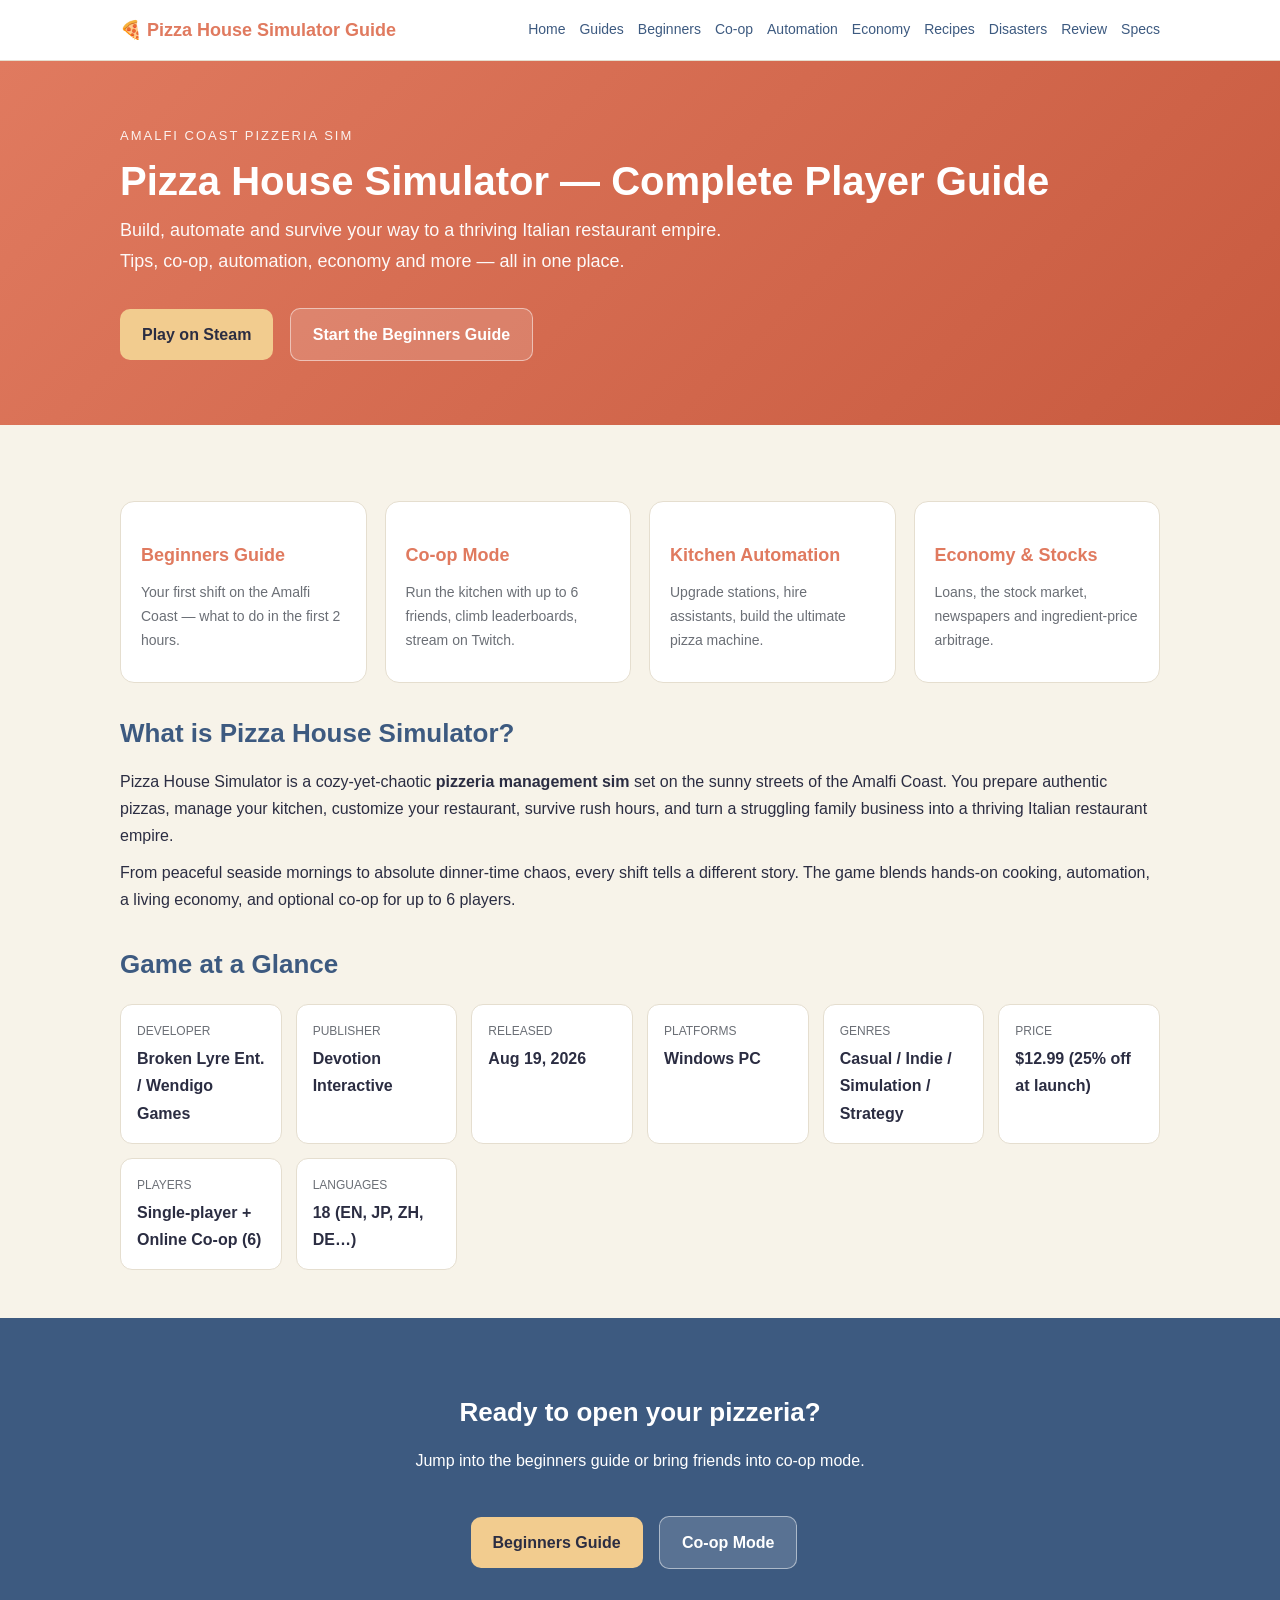
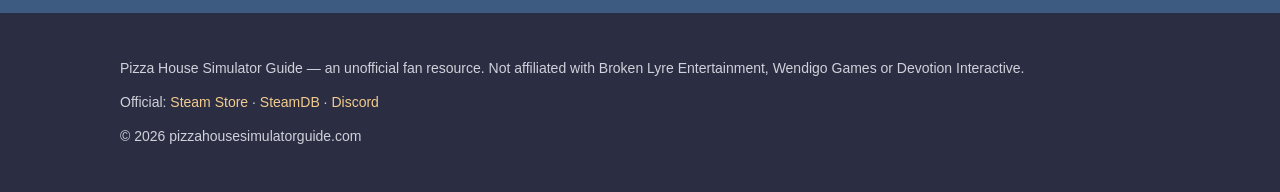
<file: index.html>
<!DOCTYPE html>
<html lang="en">
<head>
<meta charset="utf-8"><meta name="viewport" content="width=device-width,initial-scale=1">
<title>Pizza House Simulator Guide — Tips, Co-op, Automation & Economy</title>
<meta name="description" content="The complete Pizza House Simulator guide: gameplay tips, co-op mode, kitchen automation, economy & stock market, recipes and disaster survival for new and returning players.">
<script async src="https://www.googletagmanager.com/gtag/js?id=G-11DPMGT2W6"></script>
<script>window.dataLayer=window.dataLayer||[];function gtag(){dataLayer.push(arguments);}gtag('js',new Date());gtag('config','G-11DPMGT2W6');</script>
<meta name="google-site-verification" content="96i7qJ_qSNmMyuoSlYGnfmcRGVTedLp89aol-SFP_io" />
<link rel="stylesheet" href="assets/style.css"></head>
<body>
<header class="nav"><div class="wrap">
  <div class="brand">🍕 Pizza House Simulator Guide</div>
  <nav><a href="index.html">Home</a><a href="guides.html">Guides</a><a href="guide-getting-started.html">Beginners</a><a href="guide-coop.html">Co-op</a><a href="guide-automation.html">Automation</a><a href="guide-economy.html">Economy</a><a href="guide-recipes.html">Recipes</a><a href="guide-disasters.html">Disasters</a><a href="review.html">Review</a><a href="system-requirements.html">Specs</a></nav>
</div></header>
<section class="hero"><div class="wrap">
  <div class="eyebrow">Amalfi Coast Pizzeria Sim</div>
  <h1>Pizza House Simulator — Complete Player Guide</h1>
  <p>Build, automate and survive your way to a thriving Italian restaurant empire. Tips, co-op, automation, economy and more — all in one place.</p>
  <a class="cta" href="https://store.steampowered.com/app/4132330/">Play on Steam</a>
  <a class="cta alt" href="guide-getting-started.html">Start the Beginners Guide</a>
</div></section>
<section><div class="wrap">
<div class="cards"><a class="card" href="guide-getting-started.html"><h3>Beginners Guide</h3><p>Your first shift on the Amalfi Coast — what to do in the first 2 hours.</p></a><a class="card" href="guide-coop.html"><h3>Co-op Mode</h3><p>Run the kitchen with up to 6 friends, climb leaderboards, stream on Twitch.</p></a><a class="card" href="guide-automation.html"><h3>Kitchen Automation</h3><p>Upgrade stations, hire assistants, build the ultimate pizza machine.</p></a><a class="card" href="guide-economy.html"><h3>Economy & Stocks</h3><p>Loans, the stock market, newspapers and ingredient-price arbitrage.</p></a></div>
<h2>What is Pizza House Simulator?</h2><p>Pizza House Simulator is a cozy-yet-chaotic <b>pizzeria management sim</b> set on the sunny streets of the Amalfi Coast. You prepare authentic pizzas, manage your kitchen, customize your restaurant, survive rush hours, and turn a struggling family business into a thriving Italian restaurant empire.</p><p>From peaceful seaside mornings to absolute dinner-time chaos, every shift tells a different story. The game blends hands-on cooking, automation, a living economy, and optional co-op for up to 6 players.</p><h2>Game at a Glance</h2><div class="stats"><div class="stat"><div class="k">Developer</div><div class="v">Broken Lyre Ent. / Wendigo Games</div></div><div class="stat"><div class="k">Publisher</div><div class="v">Devotion Interactive</div></div><div class="stat"><div class="k">Released</div><div class="v">Aug 19, 2026</div></div><div class="stat"><div class="k">Platforms</div><div class="v">Windows PC</div></div><div class="stat"><div class="k">Genres</div><div class="v">Casual / Indie / Simulation / Strategy</div></div><div class="stat"><div class="k">Price</div><div class="v">$12.99 (25% off at launch)</div></div><div class="stat"><div class="k">Players</div><div class="v">Single-player + Online Co-op (6)</div></div><div class="stat"><div class="k">Languages</div><div class="v">18 (EN, JP, ZH, DE…)</div></div></div>
</div></section>
<section class="finalcta"><div class="wrap">
  <h2>Ready to open your pizzeria?</h2>
  <p style="margin:12px 0 20px">Jump into the beginners guide or bring friends into co-op mode.</p>
  <a class="cta" href="guide-getting-started.html">Beginners Guide</a>
  <a class="cta alt" href="guide-coop.html">Co-op Mode</a>
</div></section>
<footer><div class="wrap">
  <p>Pizza House Simulator Guide — an unofficial fan resource. Not affiliated with Broken Lyre Entertainment, Wendigo Games or Devotion Interactive.</p>
  <p>Official: <a href="https://store.steampowered.com/app/4132330/">Steam Store</a> · <a href="https://steamdb.info/app/4132330/">SteamDB</a> · <a href="#">Discord</a></p>
  <p>© 2026 pizzahousesimulatorguide.com</p>
</div></footer>
</body></html>
</file>
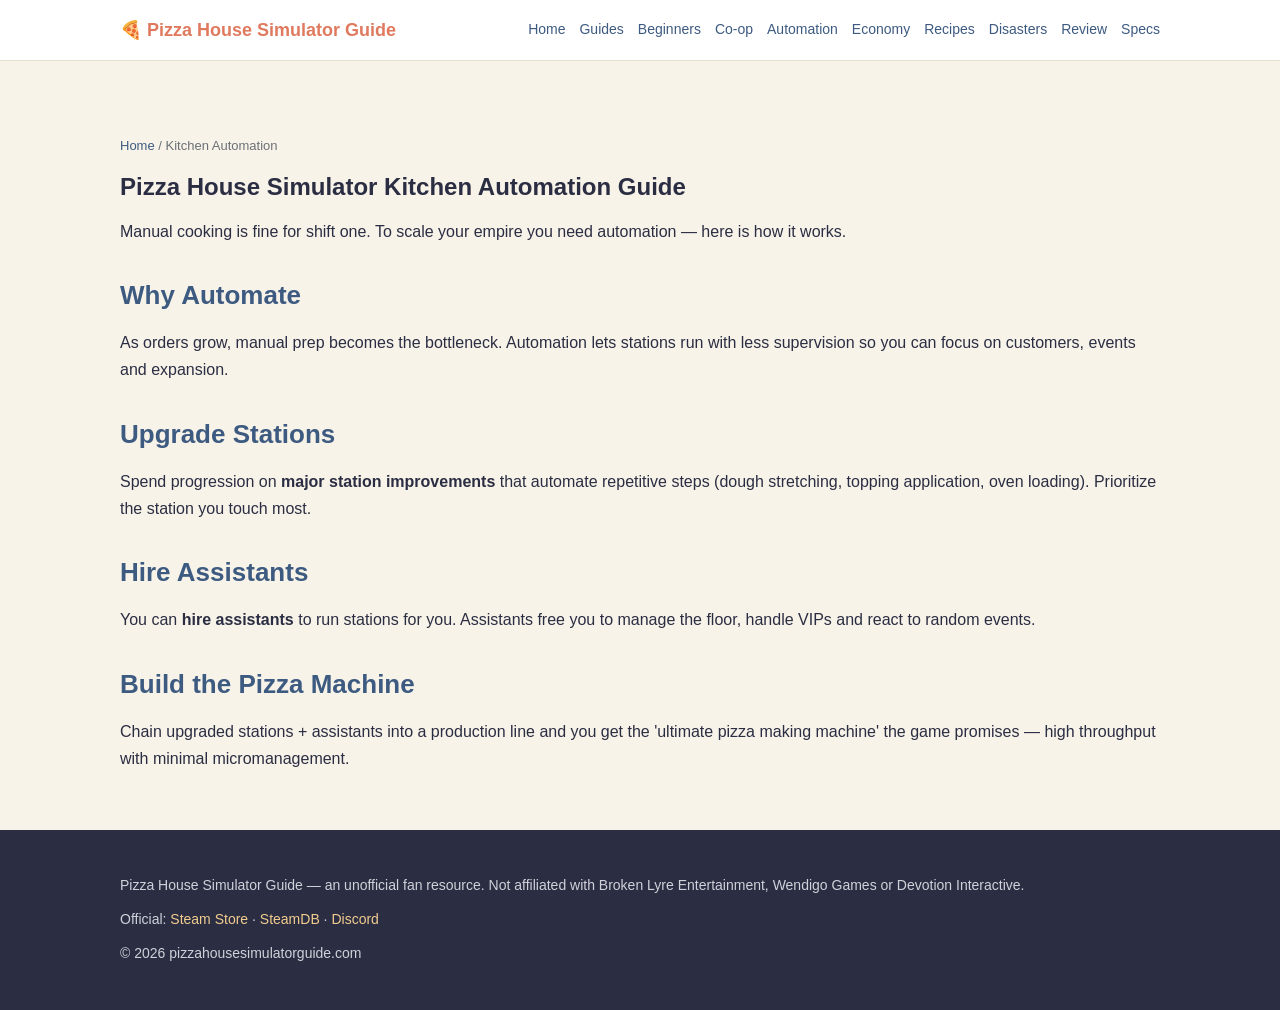
<file: guide-automation.html>
<!DOCTYPE html>
<html lang="en">
<head>
<meta charset="utf-8">
<meta name="viewport" content="width=device-width, initial-scale=1">
<title>Pizza House Simulator Kitchen Automation — Guide</title>
<meta name="description" content="Pizza House Simulator automation guide: how to upgrade stations, hire assistants and build a fully automated pizza production line.">
<!-- Google Analytics (替换为你的 Measurement ID) -->
<script async src="https://www.googletagmanager.com/gtag/js?id=G-11DPMGT2W6"></script>
<script>window.dataLayer=window.dataLayer||[];function gtag(){dataLayer.push(arguments);}gtag('js',new Date());gtag('config','G-11DPMGT2W6');</script>
<meta name="google-site-verification" content="96i7qJ_qSNmMyuoSlYGnfmcRGVTedLp89aol-SFP_io" />
<link rel="stylesheet" href="assets/style.css"></head>
<body>
<header class="nav"><div class="wrap">
  <div class="brand">🍕 Pizza House Simulator Guide</div>
  <nav><a href="index.html">Home</a><a href="guides.html">Guides</a><a href="guide-getting-started.html">Beginners</a><a href="guide-coop.html">Co-op</a><a href="guide-automation.html">Automation</a><a href="guide-economy.html">Economy</a><a href="guide-recipes.html">Recipes</a><a href="guide-disasters.html">Disasters</a><a href="review.html">Review</a><a href="system-requirements.html">Specs</a></nav>
</div></header>
<section><div class="wrap">
<p class="crumbs"><a href="index.html">Home</a> / Kitchen Automation</p>
<h1>Pizza House Simulator Kitchen Automation Guide</h1>
<p>Manual cooking is fine for shift one. To scale your empire you need automation — here is how it works.</p>
<h2>Why Automate</h2>
<p>As orders grow, manual prep becomes the bottleneck. Automation lets stations run with less supervision so you can focus on customers, events and expansion.</p>
<h2>Upgrade Stations</h2>
<p>Spend progression on <b>major station improvements</b> that automate repetitive steps (dough stretching, topping application, oven loading). Prioritize the station you touch most.</p>
<h2>Hire Assistants</h2>
<p>You can <b>hire assistants</b> to run stations for you. Assistants free you to manage the floor, handle VIPs and react to random events.</p>
<h2>Build the Pizza Machine</h2>
<p>Chain upgraded stations + assistants into a production line and you get the 'ultimate pizza making machine' the game promises — high throughput with minimal micromanagement.</p>
</div></section>
<footer><div class="wrap">
  <p>Pizza House Simulator Guide — an unofficial fan resource. Not affiliated with Broken Lyre Entertainment, Wendigo Games or Devotion Interactive.</p>
  <p>Official: <a href="https://store.steampowered.com/app/4132330/">Steam Store</a> · <a href="https://steamdb.info/app/4132330/">SteamDB</a> · <a href="#">Discord</a></p>
  <p>© 2026 pizzahousesimulatorguide.com</p>
</div></footer>
</body>
</html>
</file>
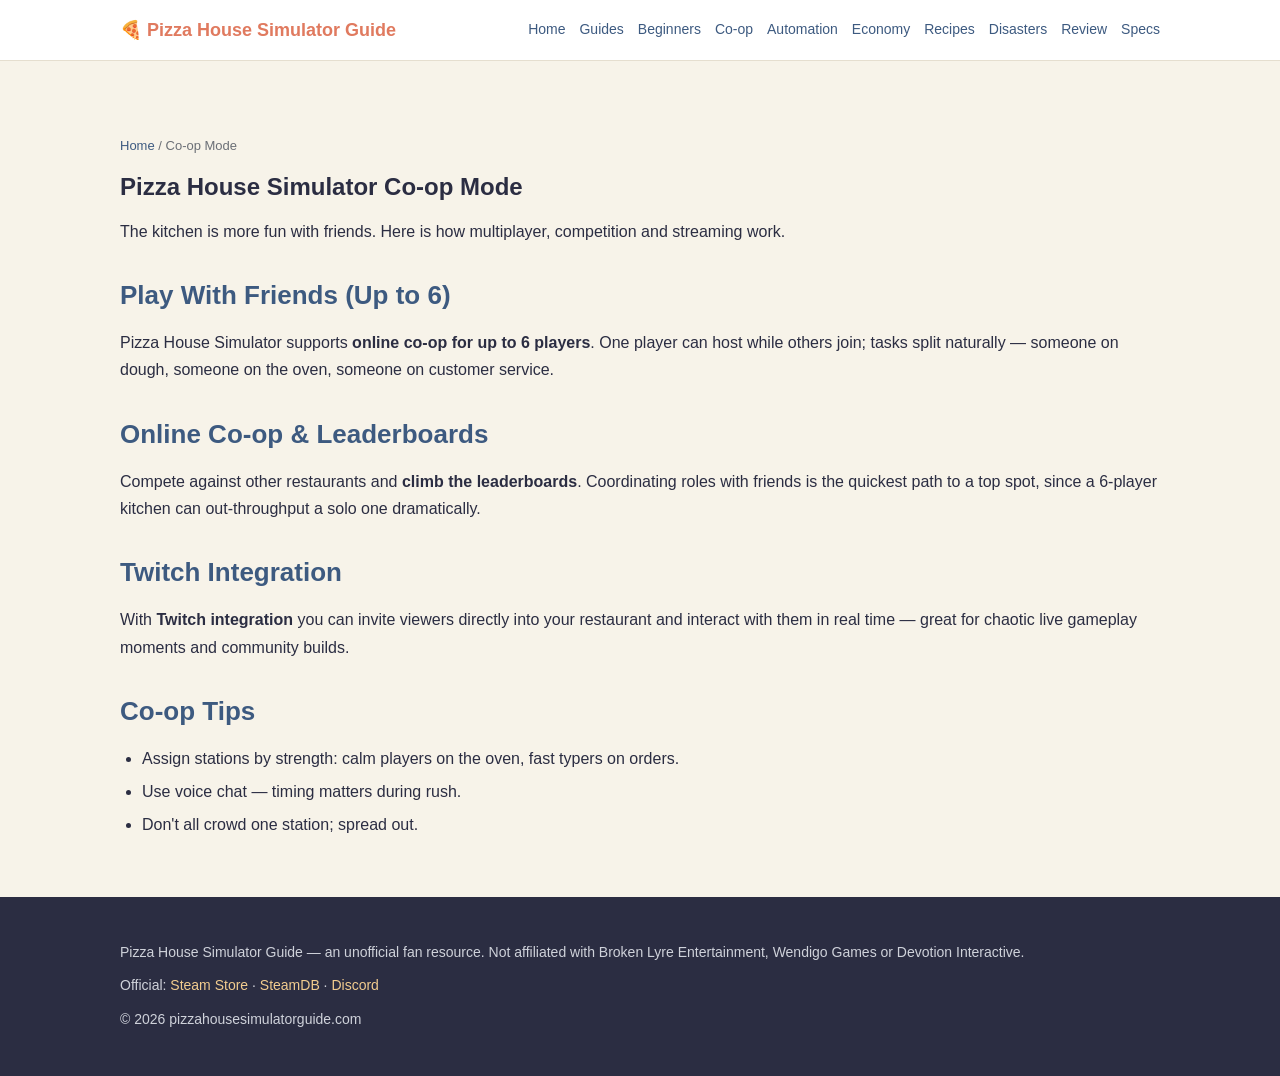
<file: guide-coop.html>
<!DOCTYPE html>
<html lang="en">
<head>
<meta charset="utf-8">
<meta name="viewport" content="width=device-width, initial-scale=1">
<title>Pizza House Simulator Co-op Mode — Guide</title>
<meta name="description" content="Pizza House Simulator co-op guide: play with up to 6 friends, online co-op, leaderboards and Twitch integration explained.">
<!-- Google Analytics (替换为你的 Measurement ID) -->
<script async src="https://www.googletagmanager.com/gtag/js?id=G-11DPMGT2W6"></script>
<script>window.dataLayer=window.dataLayer||[];function gtag(){dataLayer.push(arguments);}gtag('js',new Date());gtag('config','G-11DPMGT2W6');</script>
<meta name="google-site-verification" content="96i7qJ_qSNmMyuoSlYGnfmcRGVTedLp89aol-SFP_io" />
<link rel="stylesheet" href="assets/style.css"></head>
<body>
<header class="nav"><div class="wrap">
  <div class="brand">🍕 Pizza House Simulator Guide</div>
  <nav><a href="index.html">Home</a><a href="guides.html">Guides</a><a href="guide-getting-started.html">Beginners</a><a href="guide-coop.html">Co-op</a><a href="guide-automation.html">Automation</a><a href="guide-economy.html">Economy</a><a href="guide-recipes.html">Recipes</a><a href="guide-disasters.html">Disasters</a><a href="review.html">Review</a><a href="system-requirements.html">Specs</a></nav>
</div></header>
<section><div class="wrap">
<p class="crumbs"><a href="index.html">Home</a> / Co-op Mode</p>
<h1>Pizza House Simulator Co-op Mode</h1>
<p>The kitchen is more fun with friends. Here is how multiplayer, competition and streaming work.</p>
<h2>Play With Friends (Up to 6)</h2>
<p>Pizza House Simulator supports <b>online co-op for up to 6 players</b>. One player can host while others join; tasks split naturally — someone on dough, someone on the oven, someone on customer service.</p>
<h2>Online Co-op & Leaderboards</h2>
<p>Compete against other restaurants and <b>climb the leaderboards</b>. Coordinating roles with friends is the quickest path to a top spot, since a 6-player kitchen can out-throughput a solo one dramatically.</p>
<h2>Twitch Integration</h2>
<p>With <b>Twitch integration</b> you can invite viewers directly into your restaurant and interact with them in real time — great for chaotic live gameplay moments and community builds.</p>
<h2>Co-op Tips</h2>
<ul><li>Assign stations by strength: calm players on the oven, fast typers on orders.</li><li>Use voice chat — timing matters during rush.</li><li>Don't all crowd one station; spread out.</li></ul>
</div></section>
<footer><div class="wrap">
  <p>Pizza House Simulator Guide — an unofficial fan resource. Not affiliated with Broken Lyre Entertainment, Wendigo Games or Devotion Interactive.</p>
  <p>Official: <a href="https://store.steampowered.com/app/4132330/">Steam Store</a> · <a href="https://steamdb.info/app/4132330/">SteamDB</a> · <a href="#">Discord</a></p>
  <p>© 2026 pizzahousesimulatorguide.com</p>
</div></footer>
</body>
</html>
</file>
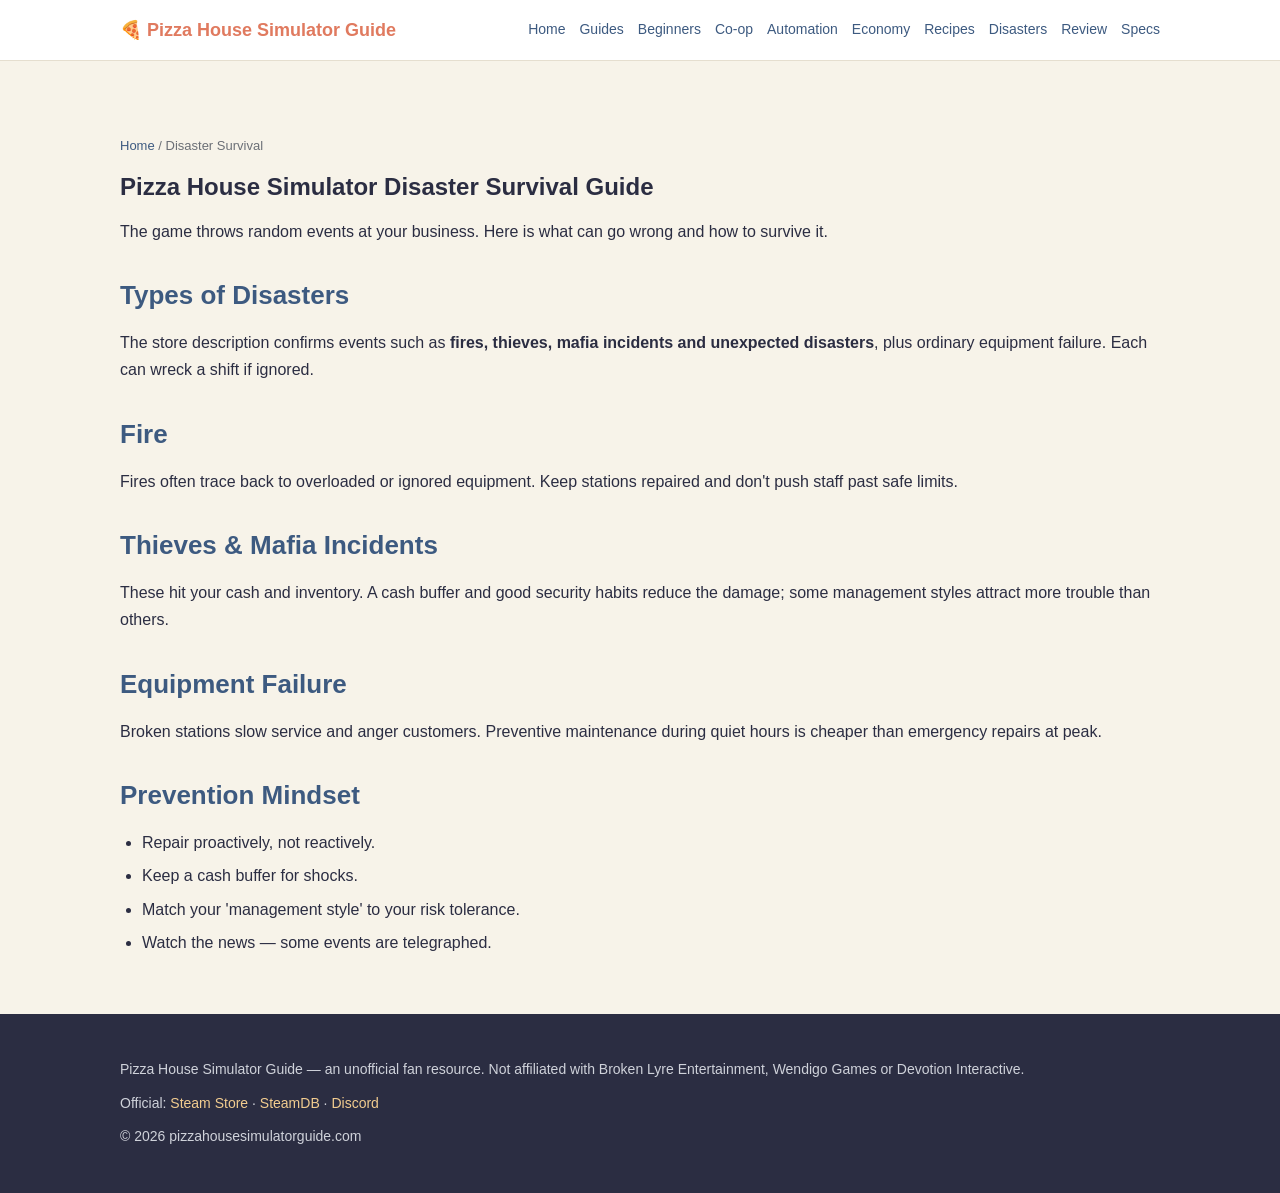
<file: guide-disasters.html>
<!DOCTYPE html>
<html lang="en">
<head>
<meta charset="utf-8">
<meta name="viewport" content="width=device-width, initial-scale=1">
<title>Pizza House Simulator Disaster Survival — Guide</title>
<meta name="description" content="Pizza House Simulator disaster guide: how to handle fires, thieves, mafia incidents, equipment failure and other chaos.">
<!-- Google Analytics (替换为你的 Measurement ID) -->
<script async src="https://www.googletagmanager.com/gtag/js?id=G-11DPMGT2W6"></script>
<script>window.dataLayer=window.dataLayer||[];function gtag(){dataLayer.push(arguments);}gtag('js',new Date());gtag('config','G-11DPMGT2W6');</script>
<meta name="google-site-verification" content="96i7qJ_qSNmMyuoSlYGnfmcRGVTedLp89aol-SFP_io" />
<link rel="stylesheet" href="assets/style.css"></head>
<body>
<header class="nav"><div class="wrap">
  <div class="brand">🍕 Pizza House Simulator Guide</div>
  <nav><a href="index.html">Home</a><a href="guides.html">Guides</a><a href="guide-getting-started.html">Beginners</a><a href="guide-coop.html">Co-op</a><a href="guide-automation.html">Automation</a><a href="guide-economy.html">Economy</a><a href="guide-recipes.html">Recipes</a><a href="guide-disasters.html">Disasters</a><a href="review.html">Review</a><a href="system-requirements.html">Specs</a></nav>
</div></header>
<section><div class="wrap">
<p class="crumbs"><a href="index.html">Home</a> / Disaster Survival</p>
<h1>Pizza House Simulator Disaster Survival Guide</h1>
<p>The game throws random events at your business. Here is what can go wrong and how to survive it.</p>
<h2>Types of Disasters</h2>
<p>The store description confirms events such as <b>fires, thieves, mafia incidents and unexpected disasters</b>, plus ordinary equipment failure. Each can wreck a shift if ignored.</p>
<h2>Fire</h2>
<p>Fires often trace back to overloaded or ignored equipment. Keep stations repaired and don't push staff past safe limits.</p>
<h2>Thieves & Mafia Incidents</h2>
<p>These hit your cash and inventory. A cash buffer and good security habits reduce the damage; some management styles attract more trouble than others.</p>
<h2>Equipment Failure</h2>
<p>Broken stations slow service and anger customers. Preventive maintenance during quiet hours is cheaper than emergency repairs at peak.</p>
<h2>Prevention Mindset</h2>
<ul><li>Repair proactively, not reactively.</li><li>Keep a cash buffer for shocks.</li><li>Match your 'management style' to your risk tolerance.</li><li>Watch the news — some events are telegraphed.</li></ul>
</div></section>
<footer><div class="wrap">
  <p>Pizza House Simulator Guide — an unofficial fan resource. Not affiliated with Broken Lyre Entertainment, Wendigo Games or Devotion Interactive.</p>
  <p>Official: <a href="https://store.steampowered.com/app/4132330/">Steam Store</a> · <a href="https://steamdb.info/app/4132330/">SteamDB</a> · <a href="#">Discord</a></p>
  <p>© 2026 pizzahousesimulatorguide.com</p>
</div></footer>
</body>
</html>
</file>
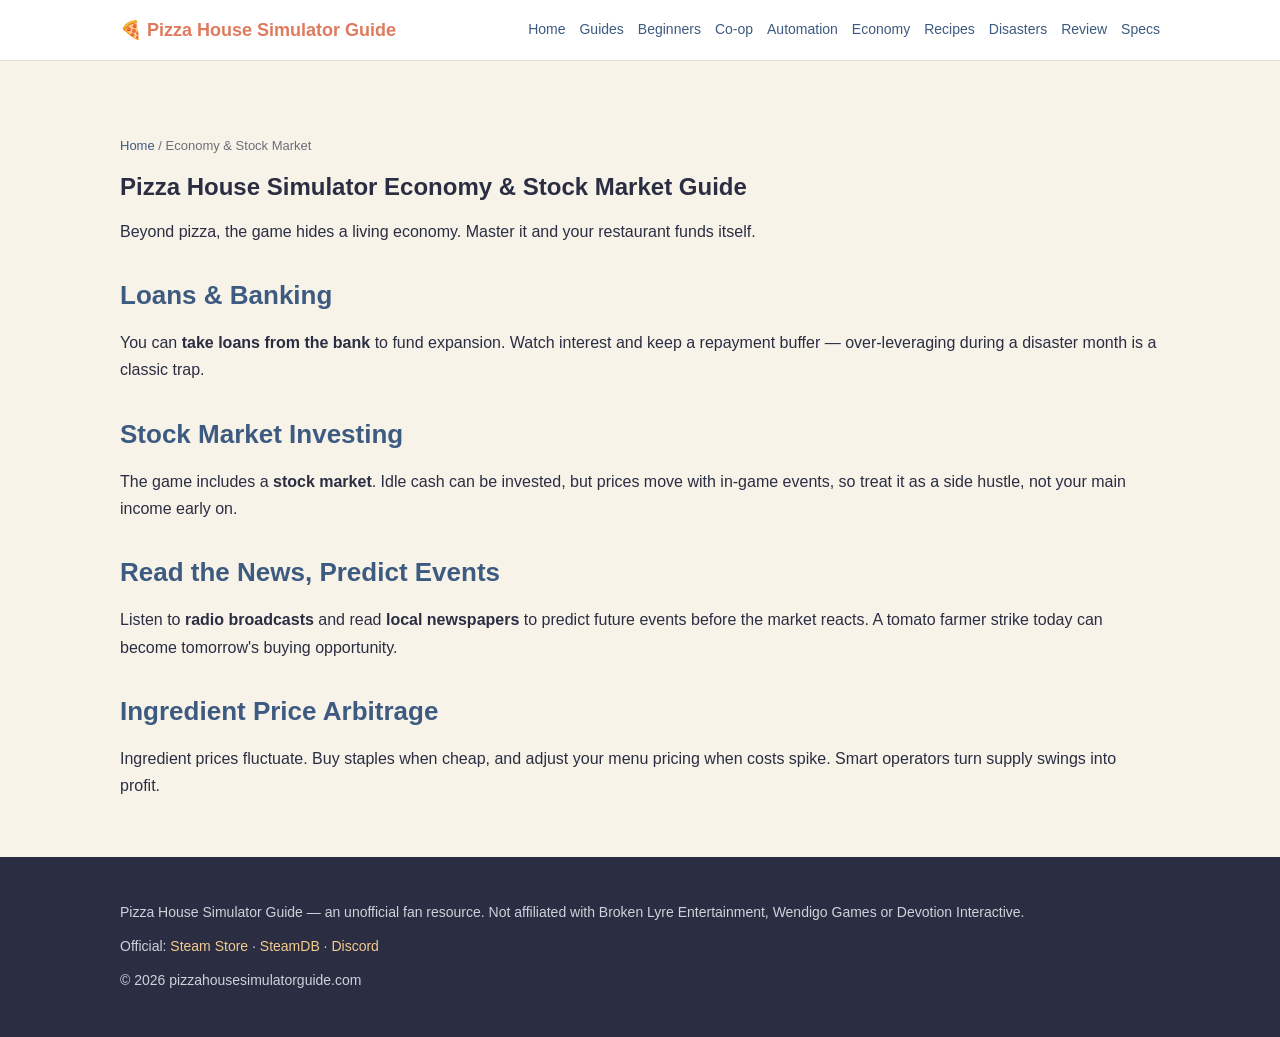
<file: guide-economy.html>
<!DOCTYPE html>
<html lang="en">
<head>
<meta charset="utf-8">
<meta name="viewport" content="width=device-width, initial-scale=1">
<title>Pizza House Simulator Economy & Stock Market — Guide</title>
<meta name="description" content="Pizza House Simulator economy guide: bank loans, stock market investing, reading the news and ingredient-price arbitrage to make money fast.">
<!-- Google Analytics (替换为你的 Measurement ID) -->
<script async src="https://www.googletagmanager.com/gtag/js?id=G-11DPMGT2W6"></script>
<script>window.dataLayer=window.dataLayer||[];function gtag(){dataLayer.push(arguments);}gtag('js',new Date());gtag('config','G-11DPMGT2W6');</script>
<meta name="google-site-verification" content="96i7qJ_qSNmMyuoSlYGnfmcRGVTedLp89aol-SFP_io" />
<link rel="stylesheet" href="assets/style.css"></head>
<body>
<header class="nav"><div class="wrap">
  <div class="brand">🍕 Pizza House Simulator Guide</div>
  <nav><a href="index.html">Home</a><a href="guides.html">Guides</a><a href="guide-getting-started.html">Beginners</a><a href="guide-coop.html">Co-op</a><a href="guide-automation.html">Automation</a><a href="guide-economy.html">Economy</a><a href="guide-recipes.html">Recipes</a><a href="guide-disasters.html">Disasters</a><a href="review.html">Review</a><a href="system-requirements.html">Specs</a></nav>
</div></header>
<section><div class="wrap">
<p class="crumbs"><a href="index.html">Home</a> / Economy & Stock Market</p>
<h1>Pizza House Simulator Economy & Stock Market Guide</h1>
<p>Beyond pizza, the game hides a living economy. Master it and your restaurant funds itself.</p>
<h2>Loans & Banking</h2>
<p>You can <b>take loans from the bank</b> to fund expansion. Watch interest and keep a repayment buffer — over-leveraging during a disaster month is a classic trap.</p>
<h2>Stock Market Investing</h2>
<p>The game includes a <b>stock market</b>. Idle cash can be invested, but prices move with in-game events, so treat it as a side hustle, not your main income early on.</p>
<h2>Read the News, Predict Events</h2>
<p>Listen to <b>radio broadcasts</b> and read <b>local newspapers</b> to predict future events before the market reacts. A tomato farmer strike today can become tomorrow's buying opportunity.</p>
<h2>Ingredient Price Arbitrage</h2>
<p>Ingredient prices fluctuate. Buy staples when cheap, and adjust your menu pricing when costs spike. Smart operators turn supply swings into profit.</p>
</div></section>
<footer><div class="wrap">
  <p>Pizza House Simulator Guide — an unofficial fan resource. Not affiliated with Broken Lyre Entertainment, Wendigo Games or Devotion Interactive.</p>
  <p>Official: <a href="https://store.steampowered.com/app/4132330/">Steam Store</a> · <a href="https://steamdb.info/app/4132330/">SteamDB</a> · <a href="#">Discord</a></p>
  <p>© 2026 pizzahousesimulatorguide.com</p>
</div></footer>
</body>
</html>
</file>
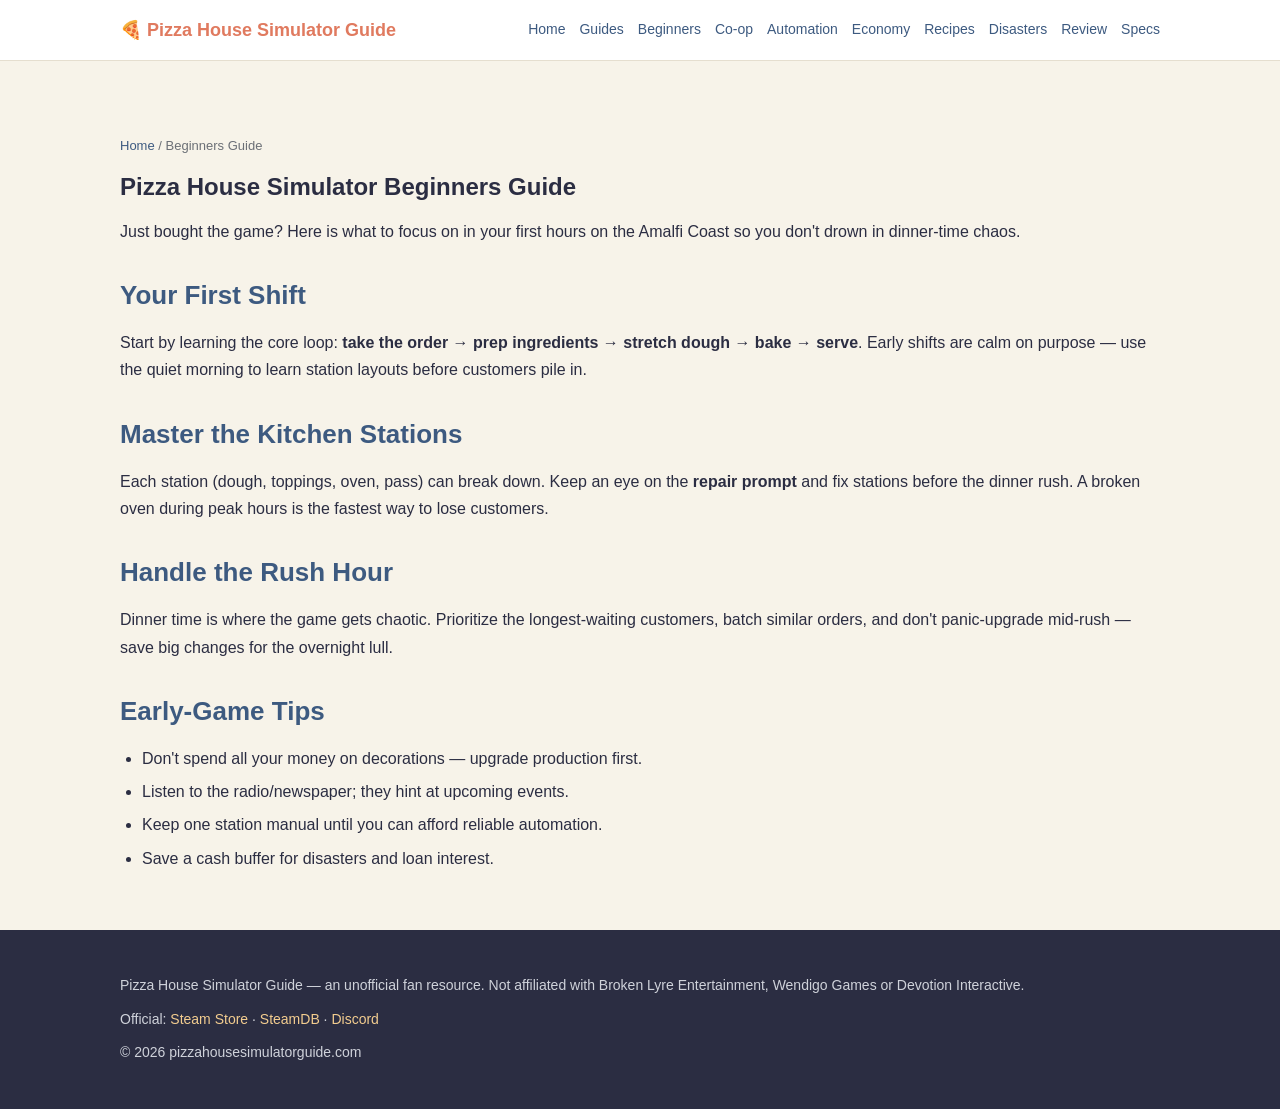
<file: guide-getting-started.html>
<!DOCTYPE html>
<html lang="en">
<head>
<meta charset="utf-8">
<meta name="viewport" content="width=device-width, initial-scale=1">
<title>Pizza House Simulator Beginners Guide — Guide</title>
<meta name="description" content="Pizza House Simulator beginners guide: your first shift, kitchen stations, rush hour and early-game tips for new players.">
<!-- Google Analytics (替换为你的 Measurement ID) -->
<script async src="https://www.googletagmanager.com/gtag/js?id=G-11DPMGT2W6"></script>
<script>window.dataLayer=window.dataLayer||[];function gtag(){dataLayer.push(arguments);}gtag('js',new Date());gtag('config','G-11DPMGT2W6');</script>
<meta name="google-site-verification" content="96i7qJ_qSNmMyuoSlYGnfmcRGVTedLp89aol-SFP_io" />
<link rel="stylesheet" href="assets/style.css"></head>
<body>
<header class="nav"><div class="wrap">
  <div class="brand">🍕 Pizza House Simulator Guide</div>
  <nav><a href="index.html">Home</a><a href="guides.html">Guides</a><a href="guide-getting-started.html">Beginners</a><a href="guide-coop.html">Co-op</a><a href="guide-automation.html">Automation</a><a href="guide-economy.html">Economy</a><a href="guide-recipes.html">Recipes</a><a href="guide-disasters.html">Disasters</a><a href="review.html">Review</a><a href="system-requirements.html">Specs</a></nav>
</div></header>
<section><div class="wrap">
<p class="crumbs"><a href="index.html">Home</a> / Beginners Guide</p>
<h1>Pizza House Simulator Beginners Guide</h1>
<p>Just bought the game? Here is what to focus on in your first hours on the Amalfi Coast so you don't drown in dinner-time chaos.</p>
<h2>Your First Shift</h2>
<p>Start by learning the core loop: <b>take the order → prep ingredients → stretch dough → bake → serve</b>. Early shifts are calm on purpose — use the quiet morning to learn station layouts before customers pile in.</p>
<h2>Master the Kitchen Stations</h2>
<p>Each station (dough, toppings, oven, pass) can break down. Keep an eye on the <b>repair prompt</b> and fix stations before the dinner rush. A broken oven during peak hours is the fastest way to lose customers.</p>
<h2>Handle the Rush Hour</h2>
<p>Dinner time is where the game gets chaotic. Prioritize the longest-waiting customers, batch similar orders, and don't panic-upgrade mid-rush — save big changes for the overnight lull.</p>
<h2>Early-Game Tips</h2>
<ul><li>Don't spend all your money on decorations — upgrade production first.</li><li>Listen to the radio/newspaper; they hint at upcoming events.</li><li>Keep one station manual until you can afford reliable automation.</li><li>Save a cash buffer for disasters and loan interest.</li></ul>
</div></section>
<footer><div class="wrap">
  <p>Pizza House Simulator Guide — an unofficial fan resource. Not affiliated with Broken Lyre Entertainment, Wendigo Games or Devotion Interactive.</p>
  <p>Official: <a href="https://store.steampowered.com/app/4132330/">Steam Store</a> · <a href="https://steamdb.info/app/4132330/">SteamDB</a> · <a href="#">Discord</a></p>
  <p>© 2026 pizzahousesimulatorguide.com</p>
</div></footer>
</body>
</html>
</file>
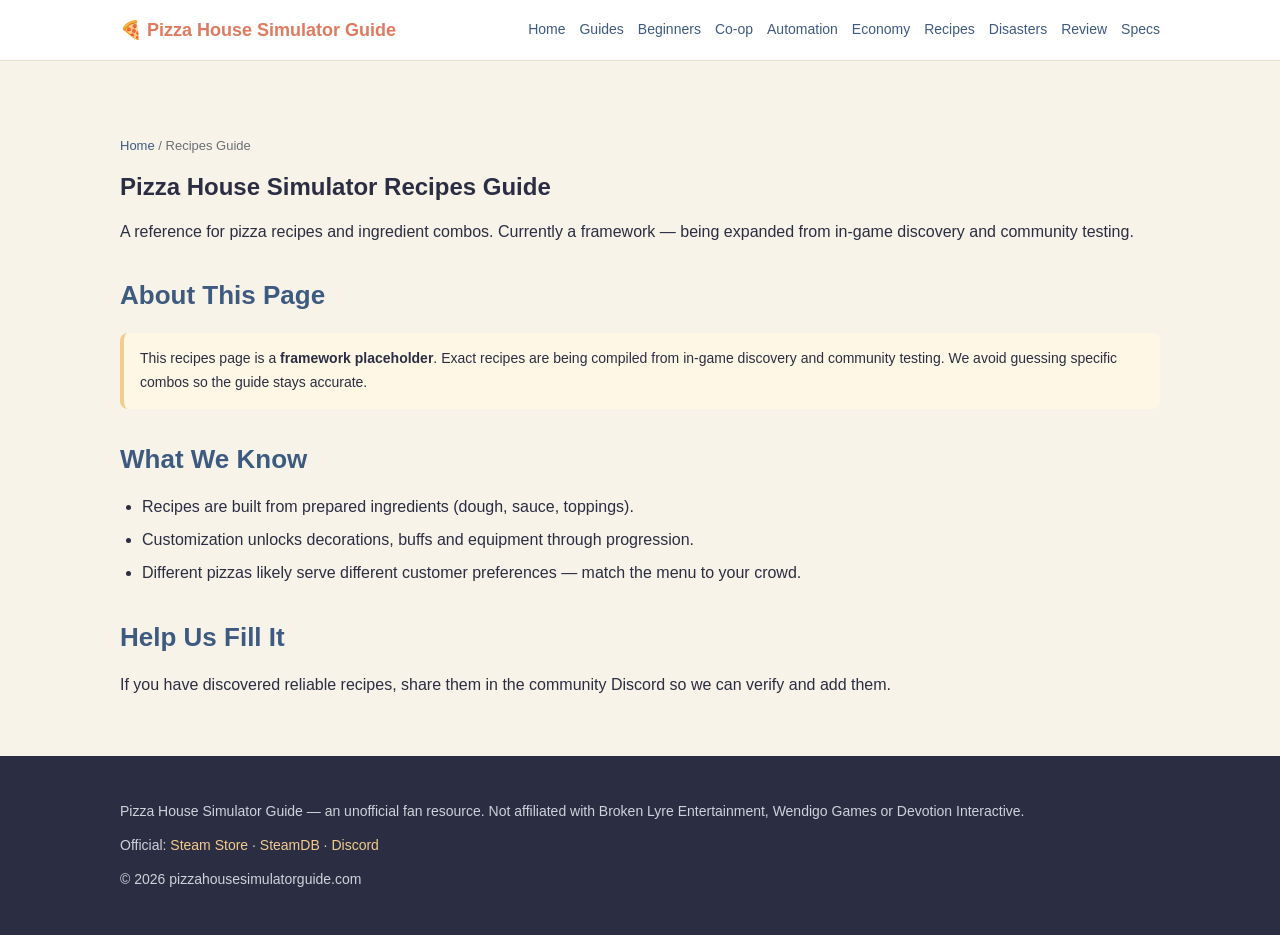
<file: guide-recipes.html>
<!DOCTYPE html>
<html lang="en">
<head>
<meta charset="utf-8">
<meta name="viewport" content="width=device-width, initial-scale=1">
<title>Pizza House Simulator Recipes Guide — Guide</title>
<meta name="description" content="Pizza House Simulator recipes guide: pizza recipes and ingredient combinations. This page is expanding as the game is explored.">
<!-- Google Analytics (替换为你的 Measurement ID) -->
<script async src="https://www.googletagmanager.com/gtag/js?id=G-11DPMGT2W6"></script>
<script>window.dataLayer=window.dataLayer||[];function gtag(){dataLayer.push(arguments);}gtag('js',new Date());gtag('config','G-11DPMGT2W6');</script>
<meta name="google-site-verification" content="96i7qJ_qSNmMyuoSlYGnfmcRGVTedLp89aol-SFP_io" />
<link rel="stylesheet" href="assets/style.css"></head>
<body>
<header class="nav"><div class="wrap">
  <div class="brand">🍕 Pizza House Simulator Guide</div>
  <nav><a href="index.html">Home</a><a href="guides.html">Guides</a><a href="guide-getting-started.html">Beginners</a><a href="guide-coop.html">Co-op</a><a href="guide-automation.html">Automation</a><a href="guide-economy.html">Economy</a><a href="guide-recipes.html">Recipes</a><a href="guide-disasters.html">Disasters</a><a href="review.html">Review</a><a href="system-requirements.html">Specs</a></nav>
</div></header>
<section><div class="wrap">
<p class="crumbs"><a href="index.html">Home</a> / Recipes Guide</p>
<h1>Pizza House Simulator Recipes Guide</h1>
<p>A reference for pizza recipes and ingredient combos. Currently a framework — being expanded from in-game discovery and community testing.</p>
<h2>About This Page</h2>
<div class="note">This recipes page is a <b>framework placeholder</b>. Exact recipes are being compiled from in-game discovery and community testing. We avoid guessing specific combos so the guide stays accurate.</div>
<h2>What We Know</h2>
<ul><li>Recipes are built from prepared ingredients (dough, sauce, toppings).</li><li>Customization unlocks decorations, buffs and equipment through progression.</li><li>Different pizzas likely serve different customer preferences — match the menu to your crowd.</li></ul>
<h2>Help Us Fill It</h2>
<p>If you have discovered reliable recipes, share them in the community Discord so we can verify and add them.</p>
</div></section>
<footer><div class="wrap">
  <p>Pizza House Simulator Guide — an unofficial fan resource. Not affiliated with Broken Lyre Entertainment, Wendigo Games or Devotion Interactive.</p>
  <p>Official: <a href="https://store.steampowered.com/app/4132330/">Steam Store</a> · <a href="https://steamdb.info/app/4132330/">SteamDB</a> · <a href="#">Discord</a></p>
  <p>© 2026 pizzahousesimulatorguide.com</p>
</div></footer>
</body>
</html>
</file>
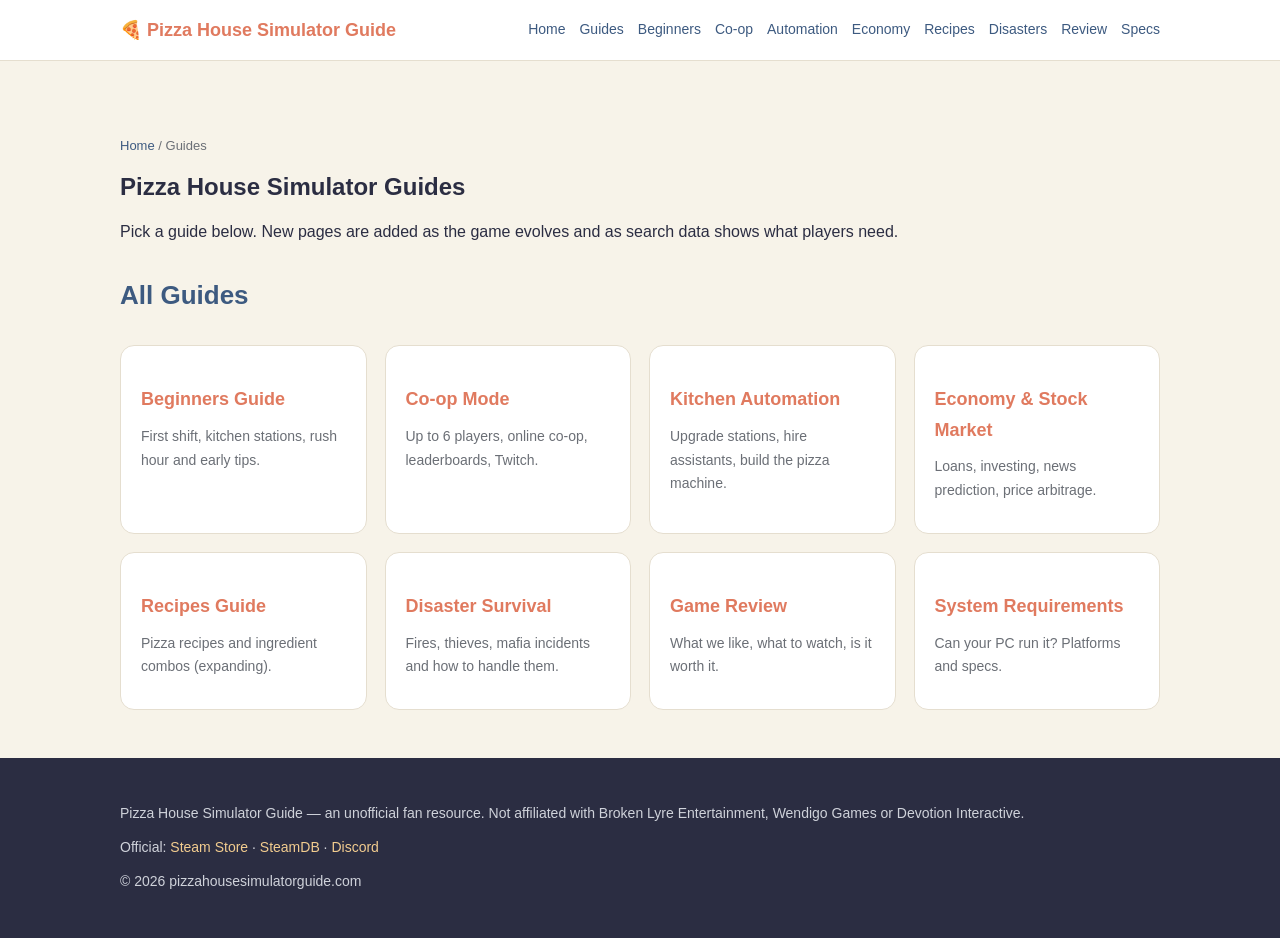
<file: guides.html>
<!DOCTYPE html>
<html lang="en">
<head>
<meta charset="utf-8">
<meta name="viewport" content="width=device-width, initial-scale=1">
<title>Pizza House Simulator Guides — All Player Guides</title>
<meta name="description" content="Browse every Pizza House Simulator guide: beginners, co-op, automation, economy, recipes, disasters, review and system requirements.">
<!-- Google Analytics (替换为你的 Measurement ID) -->
<script async src="https://www.googletagmanager.com/gtag/js?id=G-11DPMGT2W6"></script>
<script>window.dataLayer=window.dataLayer||[];function gtag(){dataLayer.push(arguments);}gtag('js',new Date());gtag('config','G-11DPMGT2W6');</script>
<meta name="google-site-verification" content="96i7qJ_qSNmMyuoSlYGnfmcRGVTedLp89aol-SFP_io" />
<link rel="stylesheet" href="assets/style.css"></head>
<body>
<header class="nav"><div class="wrap">
  <div class="brand">🍕 Pizza House Simulator Guide</div>
  <nav><a href="index.html">Home</a><a href="guides.html">Guides</a><a href="guide-getting-started.html">Beginners</a><a href="guide-coop.html">Co-op</a><a href="guide-automation.html">Automation</a><a href="guide-economy.html">Economy</a><a href="guide-recipes.html">Recipes</a><a href="guide-disasters.html">Disasters</a><a href="review.html">Review</a><a href="system-requirements.html">Specs</a></nav>
</div></header>
<section><div class="wrap">
<p class="crumbs"><a href="index.html">Home</a> / Guides</p>
<h1>Pizza House Simulator Guides</h1>
<p>Pick a guide below. New pages are added as the game evolves and as search data shows what players need.</p>
<h2>All Guides</h2>
<div class="cards"><a class="card" href="guide-getting-started.html"><h3>Beginners Guide</h3><p>First shift, kitchen stations, rush hour and early tips.</p></a><a class="card" href="guide-coop.html"><h3>Co-op Mode</h3><p>Up to 6 players, online co-op, leaderboards, Twitch.</p></a><a class="card" href="guide-automation.html"><h3>Kitchen Automation</h3><p>Upgrade stations, hire assistants, build the pizza machine.</p></a><a class="card" href="guide-economy.html"><h3>Economy & Stock Market</h3><p>Loans, investing, news prediction, price arbitrage.</p></a><a class="card" href="guide-recipes.html"><h3>Recipes Guide</h3><p>Pizza recipes and ingredient combos (expanding).</p></a><a class="card" href="guide-disasters.html"><h3>Disaster Survival</h3><p>Fires, thieves, mafia incidents and how to handle them.</p></a><a class="card" href="review.html"><h3>Game Review</h3><p>What we like, what to watch, is it worth it.</p></a><a class="card" href="system-requirements.html"><h3>System Requirements</h3><p>Can your PC run it? Platforms and specs.</p></a></div>
</div></section>
<footer><div class="wrap">
  <p>Pizza House Simulator Guide — an unofficial fan resource. Not affiliated with Broken Lyre Entertainment, Wendigo Games or Devotion Interactive.</p>
  <p>Official: <a href="https://store.steampowered.com/app/4132330/">Steam Store</a> · <a href="https://steamdb.info/app/4132330/">SteamDB</a> · <a href="#">Discord</a></p>
  <p>© 2026 pizzahousesimulatorguide.com</p>
</div></footer>
</body>
</html>
</file>
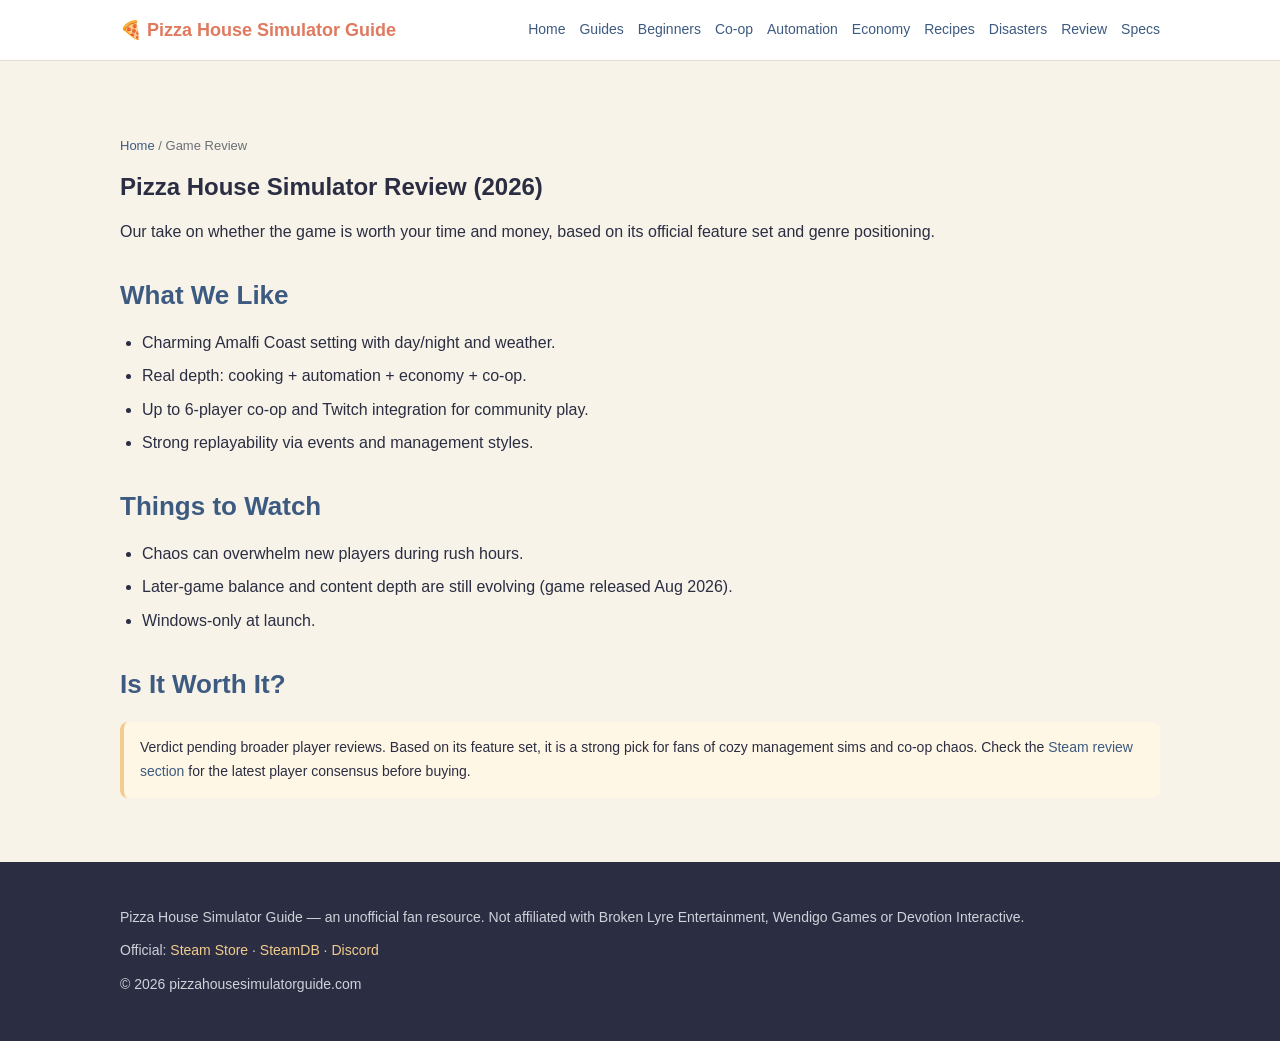
<file: review.html>
<!DOCTYPE html>
<html lang="en">
<head>
<meta charset="utf-8">
<meta name="viewport" content="width=device-width, initial-scale=1">
<title>Pizza House Simulator Game Review — Guide</title>
<meta name="description" content="Pizza House Simulator review: pros, cons, and whether this cozy-chaotic pizzeria sim is worth buying in 2026.">
<!-- Google Analytics (替换为你的 Measurement ID) -->
<script async src="https://www.googletagmanager.com/gtag/js?id=G-11DPMGT2W6"></script>
<script>window.dataLayer=window.dataLayer||[];function gtag(){dataLayer.push(arguments);}gtag('js',new Date());gtag('config','G-11DPMGT2W6');</script>
<meta name="google-site-verification" content="96i7qJ_qSNmMyuoSlYGnfmcRGVTedLp89aol-SFP_io" />
<link rel="stylesheet" href="assets/style.css"></head>
<body>
<header class="nav"><div class="wrap">
  <div class="brand">🍕 Pizza House Simulator Guide</div>
  <nav><a href="index.html">Home</a><a href="guides.html">Guides</a><a href="guide-getting-started.html">Beginners</a><a href="guide-coop.html">Co-op</a><a href="guide-automation.html">Automation</a><a href="guide-economy.html">Economy</a><a href="guide-recipes.html">Recipes</a><a href="guide-disasters.html">Disasters</a><a href="review.html">Review</a><a href="system-requirements.html">Specs</a></nav>
</div></header>
<section><div class="wrap">
<p class="crumbs"><a href="index.html">Home</a> / Game Review</p>
<h1>Pizza House Simulator Review (2026)</h1>
<p>Our take on whether the game is worth your time and money, based on its official feature set and genre positioning.</p>
<h2>What We Like</h2>
<ul><li>Charming Amalfi Coast setting with day/night and weather.</li><li>Real depth: cooking + automation + economy + co-op.</li><li>Up to 6-player co-op and Twitch integration for community play.</li><li>Strong replayability via events and management styles.</li></ul>
<h2>Things to Watch</h2>
<ul><li>Chaos can overwhelm new players during rush hours.</li><li>Later-game balance and content depth are still evolving (game released Aug 2026).</li><li>Windows-only at launch.</li></ul>
<h2>Is It Worth It?</h2>
<div class="note">Verdict pending broader player reviews. Based on its feature set, it is a strong pick for fans of cozy management sims and co-op chaos. Check the <a href="https://store.steampowered.com/app/4132330/">Steam review section</a> for the latest player consensus before buying.</div>
</div></section>
<footer><div class="wrap">
  <p>Pizza House Simulator Guide — an unofficial fan resource. Not affiliated with Broken Lyre Entertainment, Wendigo Games or Devotion Interactive.</p>
  <p>Official: <a href="https://store.steampowered.com/app/4132330/">Steam Store</a> · <a href="https://steamdb.info/app/4132330/">SteamDB</a> · <a href="#">Discord</a></p>
  <p>© 2026 pizzahousesimulatorguide.com</p>
</div></footer>
</body>
</html>
</file>
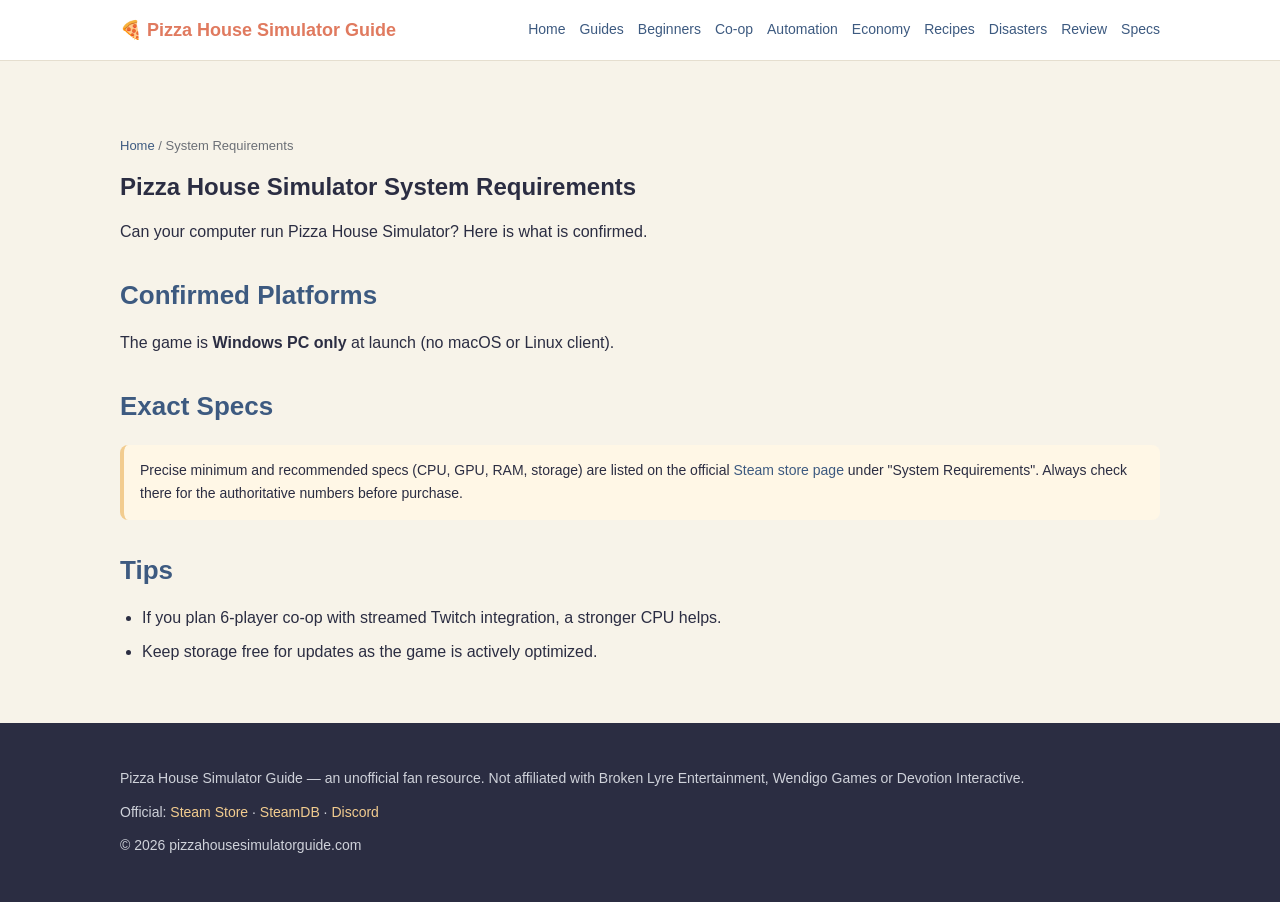
<file: system-requirements.html>
<!DOCTYPE html>
<html lang="en">
<head>
<meta charset="utf-8">
<meta name="viewport" content="width=device-width, initial-scale=1">
<title>Pizza House Simulator System Requirements — Guide</title>
<meta name="description" content="Pizza House Simulator system requirements: platforms, specs and whether your PC can run it.">
<!-- Google Analytics (替换为你的 Measurement ID) -->
<script async src="https://www.googletagmanager.com/gtag/js?id=G-11DPMGT2W6"></script>
<script>window.dataLayer=window.dataLayer||[];function gtag(){dataLayer.push(arguments);}gtag('js',new Date());gtag('config','G-11DPMGT2W6');</script>
<meta name="google-site-verification" content="96i7qJ_qSNmMyuoSlYGnfmcRGVTedLp89aol-SFP_io" />
<link rel="stylesheet" href="assets/style.css"></head>
<body>
<header class="nav"><div class="wrap">
  <div class="brand">🍕 Pizza House Simulator Guide</div>
  <nav><a href="index.html">Home</a><a href="guides.html">Guides</a><a href="guide-getting-started.html">Beginners</a><a href="guide-coop.html">Co-op</a><a href="guide-automation.html">Automation</a><a href="guide-economy.html">Economy</a><a href="guide-recipes.html">Recipes</a><a href="guide-disasters.html">Disasters</a><a href="review.html">Review</a><a href="system-requirements.html">Specs</a></nav>
</div></header>
<section><div class="wrap">
<p class="crumbs"><a href="index.html">Home</a> / System Requirements</p>
<h1>Pizza House Simulator System Requirements</h1>
<p>Can your computer run Pizza House Simulator? Here is what is confirmed.</p>
<h2>Confirmed Platforms</h2>
<p>The game is <b>Windows PC only</b> at launch (no macOS or Linux client).</p>
<h2>Exact Specs</h2>
<div class="note">Precise minimum and recommended specs (CPU, GPU, RAM, storage) are listed on the official <a href="https://store.steampowered.com/app/4132330/">Steam store page</a> under "System Requirements". Always check there for the authoritative numbers before purchase.</div>
<h2>Tips</h2>
<ul><li>If you plan 6-player co-op with streamed Twitch integration, a stronger CPU helps.</li><li>Keep storage free for updates as the game is actively optimized.</li></ul>
</div></section>
<footer><div class="wrap">
  <p>Pizza House Simulator Guide — an unofficial fan resource. Not affiliated with Broken Lyre Entertainment, Wendigo Games or Devotion Interactive.</p>
  <p>Official: <a href="https://store.steampowered.com/app/4132330/">Steam Store</a> · <a href="https://steamdb.info/app/4132330/">SteamDB</a> · <a href="#">Discord</a></p>
  <p>© 2026 pizzahousesimulatorguide.com</p>
</div></footer>
</body>
</html>
</file>
<file: assets/style.css>
:root{
  --terra:#E07A5F; --blue:#3D5A80; --sand:#F2CC8F; --cream:#F7F3E9;
  --ink:#2B2D42; --muted:#6B6F76; --line:#E5DECF; --white:#fff;
}
*{box-sizing:border-box;margin:0;padding:0}
body{font-family:-apple-system,BlinkMacSystemFont,"Segoe UI",Roboto,Helvetica,Arial,sans-serif;
  color:var(--ink);background:var(--cream);line-height:1.7;}
a{color:var(--blue);text-decoration:none}
a:hover{text-decoration:underline}
.wrap{max-width:1080px;margin:0 auto;padding:0 20px}
header.nav{background:var(--white);border-bottom:1px solid var(--line);position:sticky;top:0;z-index:50}
.nav .wrap{display:flex;align-items:center;justify-content:space-between;height:60px;flex-wrap:wrap;gap:8px}
.brand{font-weight:800;color:var(--terra);font-size:18px}
.nav nav{display:flex;gap:14px;flex-wrap:wrap;font-size:14px}
.hero{background:linear-gradient(135deg,var(--terra),#c85a3f);color:#fff;padding:64px 0}
.hero .eyebrow{text-transform:uppercase;letter-spacing:2px;font-size:13px;opacity:.9}
.hero h1{font-size:40px;line-height:1.2;margin:10px 0}
.hero p{font-size:18px;max-width:640px;opacity:.96}
.cta{display:inline-block;margin-top:22px;padding:12px 22px;border-radius:10px;background:var(--sand);color:var(--ink);font-weight:700;margin-right:12px}
.cta.alt{background:rgba(255,255,255,.15);color:#fff;border:1px solid rgba(255,255,255,.5)}
.cards{display:grid;grid-template-columns:repeat(auto-fit,minmax(220px,1fr));gap:18px;margin-top:28px}
.card{background:var(--white);border:1px solid var(--line);border-radius:14px;padding:20px;transition:.2s}
.card:hover{transform:translateY(-3px);box-shadow:0 8px 24px rgba(0,0,0,.08)}
.card h3{color:var(--terra);margin-bottom:6px;font-size:18px}
.card p{font-size:14px;color:var(--muted)}
section{padding:48px 0}
h2{color:var(--blue);font-size:26px;margin:28px 0 12px}
h3{font-size:19px;margin:18px 0 8px;color:var(--ink)}
p{margin:10px 0}
ul,ol{margin:10px 0 10px 22px}
li{margin:6px 0}
.stats{display:grid;grid-template-columns:repeat(auto-fit,minmax(160px,1fr));gap:14px;margin-top:18px}
.stat{background:var(--white);border:1px solid var(--line);border-radius:12px;padding:16px}
.stat .k{font-size:12px;color:var(--muted);text-transform:uppercase}
.stat .v{font-size:16px;font-weight:700;margin-top:4px}
.note{background:#fff7e6;border-left:4px solid var(--sand);padding:14px 16px;border-radius:8px;margin:16px 0;font-size:14px}
.crumbs{font-size:13px;color:var(--muted);padding:16px 0 0}
.finalcta{background:var(--blue);color:#fff;padding:44px 0;text-align:center}
.finalcta h2{color:#fff}
footer{background:var(--ink);color:#cfd2da;padding:34px 0;font-size:14px}
footer a{color:var(--sand)}
.two{display:grid;grid-template-columns:1fr 1fr;gap:18px}
@media(max-width:680px){.hero h1{font-size:30px}.two{grid-template-columns:1fr}.nav nav{display:none}}
</file>
